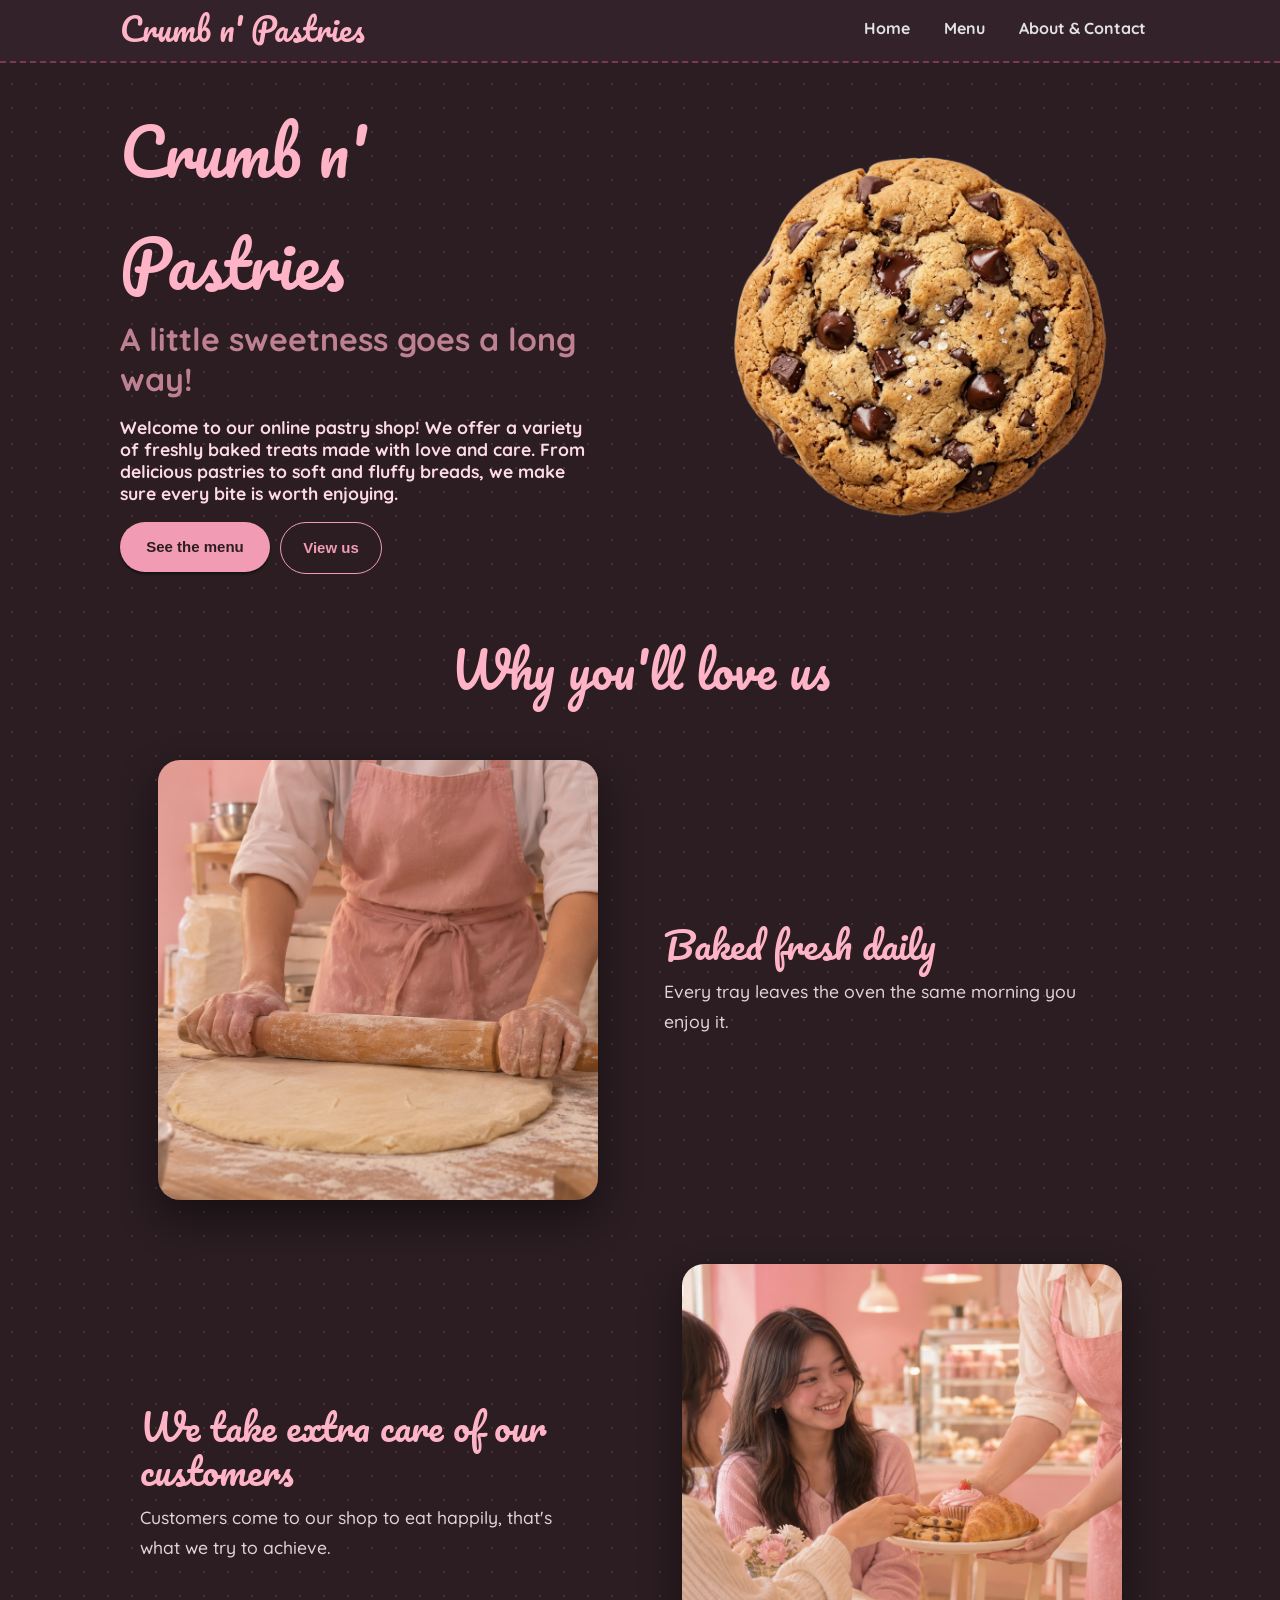
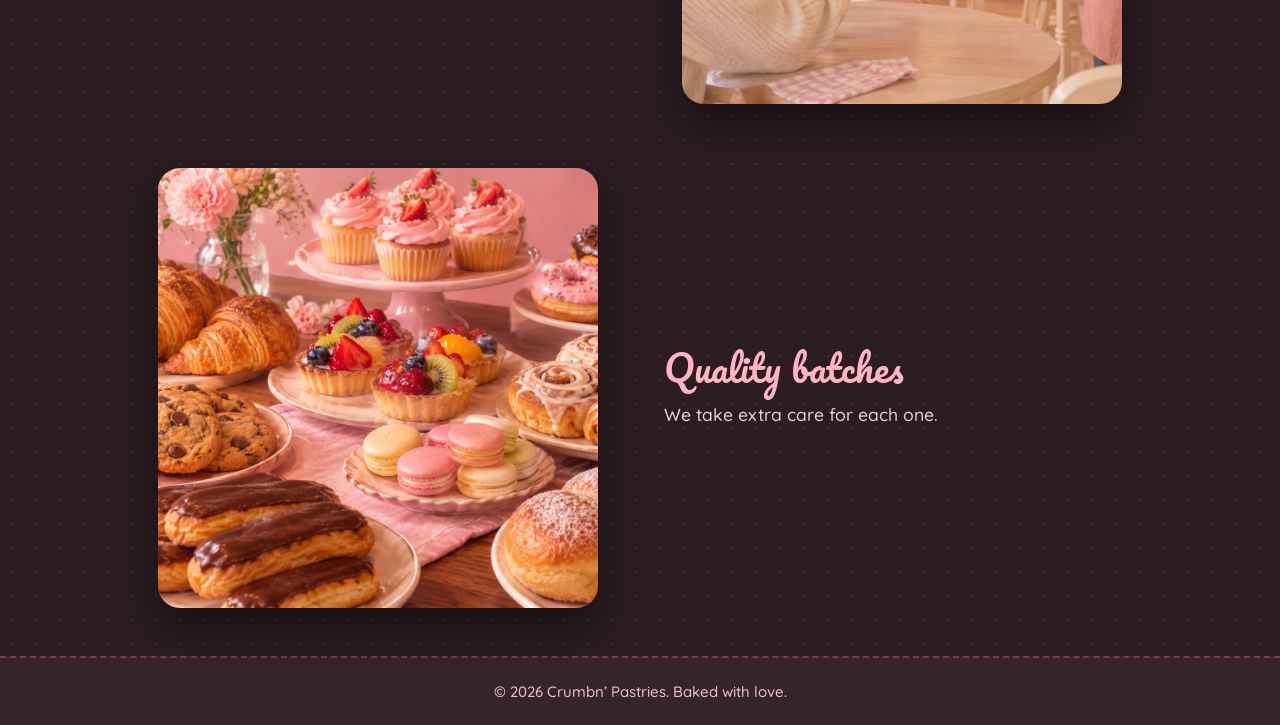
<file: index.html>
<!DOCTYPE html>
<html lang="en">

<head>
    <meta charset="UTF-8">
    <meta name="viewport" content="width=device-width, initial-scale=1.0">
    <title>Crumb n' Pastries</title>
    <link rel="stylesheet" href="style.css">
    <link href="https://fonts.googleapis.com/css2?family=Pacifico&family=Quicksand:wght@500;700&display=swap"
        rel="stylesheet">

</head>

<body>
    <!-- Header -->
    <header>
        <div id="wrap">
            <a href="" id="brand">
                Crumb n' Pastries
            </a>

            <nav>
                <a href="index.html" class="navButt">Home</a>
                <a href="menu.html" class="navButt">Menu</a>
                <a href="aboutus.html" class="navButt">About & Contact</a>
            </nav>
        </div>
    </header>

    <!-- Main Page -->
    <div id="main">
        <div id="intro">
            <h1>Crumb n' Pastries</h1>
            <h2>A little sweetness goes a long way!</h2>
            <h3>Welcome to our online pastry shop! We offer a variety of freshly baked treats made with love and care.
                From delicious pastries to soft and fluffy breads, we make sure every bite is worth enjoying.</h3>

            <div id="button-holder">
                <a id="see-menu" href="menu.html">See the menu</a>
                <a id="view-more" href="aboutus.html">View us</a>
            </div>
        </div>
        <div id="branding">
            <img src="Images/CATAQUIS/Cookie.png" alt="" id="brand-picture">
        </div>

        <section id="why">
            <h2 class="why-title">Why you'll love us</h2>

            <div class="why-list">
                <article class="feature">
                    <div class="feature-media">
                        <img src="Images/Misc Images/Cozy Pastel Bakery Dough Rolling.png" alt="Brownies">
                    </div>
                    <div class="feature-text">
                        <h3>Baked fresh daily</h3>
                        <p>Every tray leaves the oven the same morning you enjoy it.</p>
                    </div>
                </article>

                <article class="feature">
                    <div class="feature-media">
                        <img src="Images/Misc Images/Pastel Bakery Friends and Pastries.png" alt="Cheesecake">
                    </div>
                    <div class="feature-text">
                        <h3>We take extra care of our customers</h3>
                        <p>Customers come to our shop to eat happily, that's what we try to achieve.</p>
                    </div>
                </article>

                <article class="feature">
                    <div class="feature-media">
                        <img src="Images/Misc Images/Pastel Bakery Dessert Spread.png" alt="Donuts">
                    </div>
                    <div class="feature-text">
                        <h3>Quality batches</h3>
                        <p>We take extra care for each one.</p>
                    </div>
                </article>
            </div>
        </section>
    </div>

    <!-- Footer -->
    <footer>
        © 2026 Crumbn’ Pastries. Baked with love.
    </footer>


    <script src="function.js"></script>

</body>

</html>
</file>
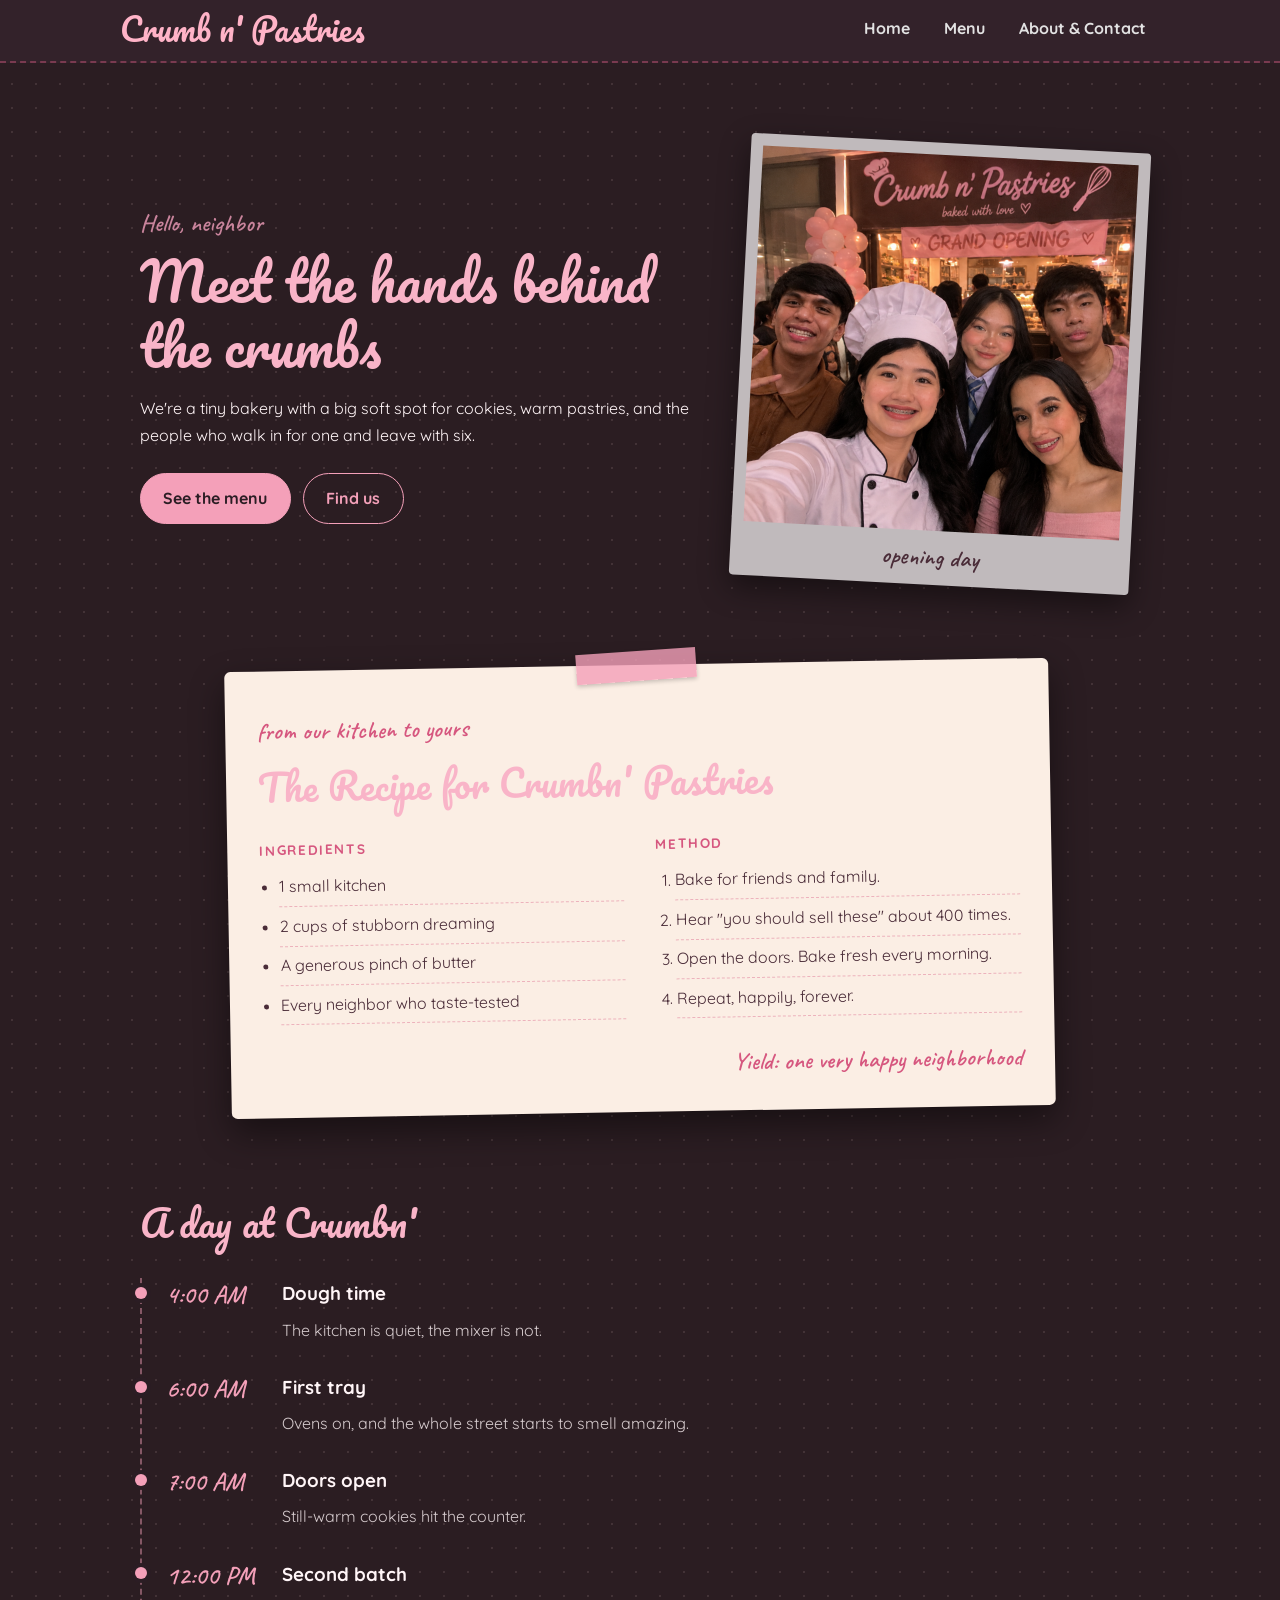
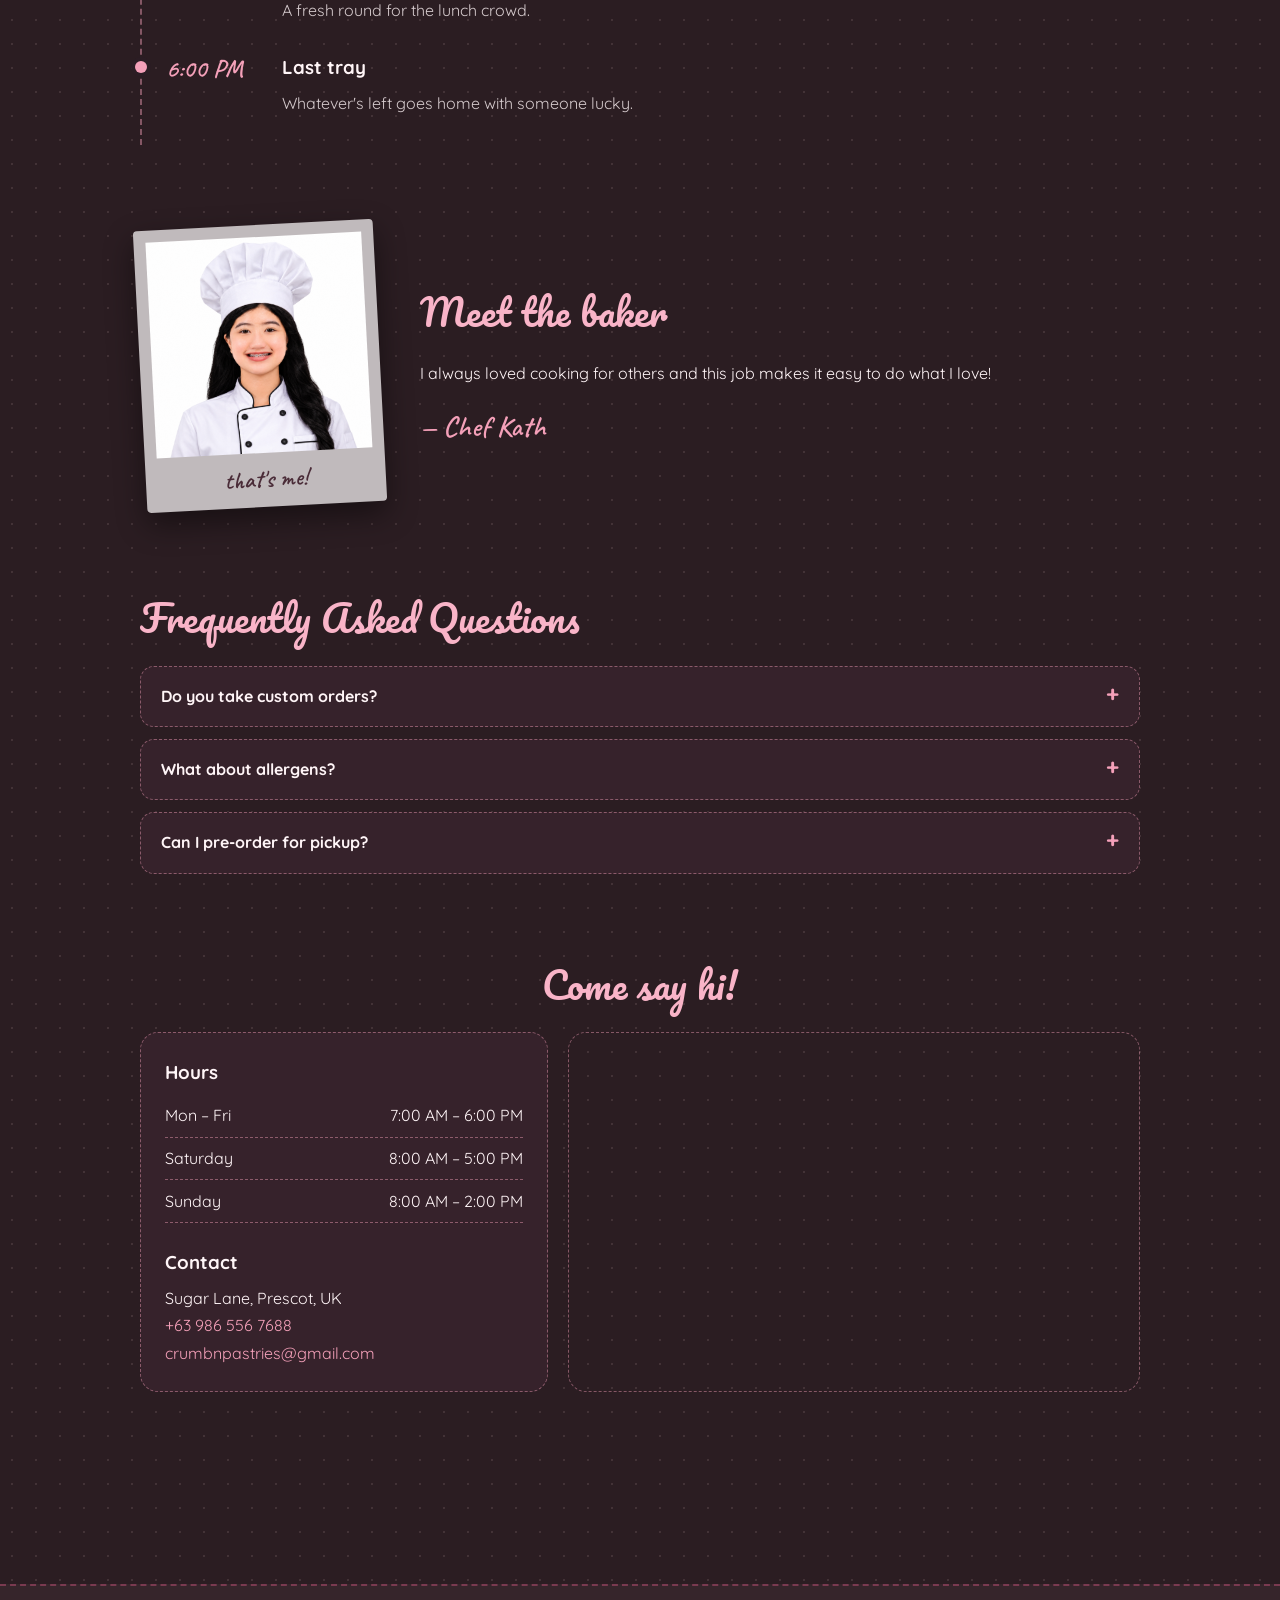
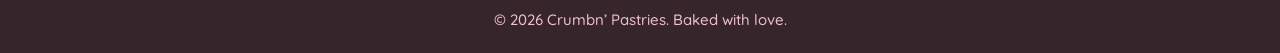
<file: aboutus.html>
<!DOCTYPE html>
<html lang="en">

<head>
    <meta charset="UTF-8">
    <meta name="viewport" content="width=device-width, initial-scale=1.0">
    <title>About Us</title>
    <link rel="stylesheet" href="style.css">
    <link
        href="https://fonts.googleapis.com/css2?family=Caveat:wght@600&family=Pacifico&family=Quicksand:wght@500;700&display=swap"
        rel="stylesheet">

</head>

<body>
    <!-- Header -->
    <header>
        <div id="wrap">
            <a href="" id="brand">
                Crumb n' Pastries
            </a>

            <nav>
                <a href="index.html" class="navButt">Home</a>
                <a href="menu.html" class="navButt">Menu</a>
                <a href="aboutus.html" class="navButt">About & Contact</a>
            </nav>
        </div>
    </header>

    <main id="aboutus">

        <!-- Hero -->
        <section class="about-hero">
            <div class="hero-text">
                <p class="note">Hello, neighbor </p>
                <h1>Meet the hands behind the crumbs</h1>
                <p>
                    We're a tiny bakery with a big soft spot for cookies, warm pastries,
                    and the people who walk in for one and leave with six.
                </p>
                <div class="about-buttons">
                    <a href="menu.html" class="btn btn-fill">See the menu</a>
                    <a href="#visit" class="btn btn-outline">Find us</a>
                </div>
            </div>

            <figure class="polaroid tilt-right">
                <!-- Swap the div for: <img src="images/shop.jpg" alt="Our shop"> -->
                <img src="Images/Misc Images/Grand Opening Selfie at Crumb n’ Pastries.png" alt="Our shop">
                <figcaption>opening day</figcaption>
            </figure>
        </section>

        <!-- Recipe card -->
        <section>
            <article class="recipe-card">
                <span class="tape" aria-hidden="true"></span>
                <p class="note">from our kitchen to yours</p>
                <h2>The Recipe for Crumbn' Pastries</h2>

                <div class="recipe-cols">
                    <div>
                        <h3>Ingredients</h3>
                        <ul>
                            <li>1 small kitchen</li>
                            <li>2 cups of stubborn dreaming</li>
                            <li>A generous pinch of butter</li>
                            <li>Every neighbor who taste-tested</li>
                        </ul>
                    </div>
                    <div>
                        <h3>Method</h3>
                        <ol>
                            <li>Bake for friends and family.</li>
                            <li>Hear "you should sell these" about 400 times.</li>
                            <li>Open the doors. Bake fresh every morning.</li>
                            <li>Repeat, happily, forever.</li>
                        </ol>
                    </div>
                </div>

                <p class="yield">Yield: one very happy neighborhood</p>
            </article>
        </section>

        <!-- Day timeline -->
        <section class="day">
            <h2>A day at Crumbn'</h2>
            <ol class="timeline">
                <li>
                    <time>4:00 AM</time>
                    <div>
                        <h3>Dough time</h3>
                        <p>The kitchen is quiet, the mixer is not.</p>
                    </div>
                </li>
                <li>
                    <time>6:00 AM</time>
                    <div>
                        <h3>First tray</h3>
                        <p>Ovens on, and the whole street starts to smell amazing.</p>
                    </div>
                </li>
                <li>
                    <time>7:00 AM</time>
                    <div>
                        <h3>Doors open</h3>
                        <p>Still-warm cookies hit the counter.</p>
                    </div>
                </li>
                <li>
                    <time>12:00 PM</time>
                    <div>
                        <h3>Second batch</h3>
                        <p>A fresh round for the lunch crowd.</p>
                    </div>
                </li>
                <li>
                    <time>6:00 PM</time>
                    <div>
                        <h3>Last tray</h3>
                        <p>Whatever's left goes home with someone lucky.</p>
                    </div>
                </li>
            </ol>
        </section>

        <!-- Baker -->
        <section class="baker">
            <figure class="polaroid tilt-left">
                <!-- Swap the div for: <img src="images/baker.jpg" alt="Our baker"> -->
                <img src="Images/Misc Images/chef ng group 3.png" alt="Our baker">
                <figcaption>that's me!</figcaption>
            </figure>
            <div>
                <h2>Meet the baker</h2>
                <p>
                    I always loved cooking for others and this job makes it easy to do what I love!
                </p>
                <p class="signature">— Chef Kath</p>
            </div>
        </section>

        <!-- FAQ -->
        <section class="faq">
            <h2>Frequently Asked Questions</h2>
            <details>
                <summary>Do you take custom orders?</summary>
                <p>Yes! Birthdays, parties, gifts. Message us at least 3 days ahead.</p>
            </details>
            <details>
                <summary>What about allergens?</summary>
                <p>Our kitchen handles wheat, dairy, eggs, and nuts. Ask us about any specific treat.</p>
            </details>
            <details>
                <summary>Can I pre-order for pickup?</summary>
                <p>Absolutely. Call or email, and we'll have a box ready at the counter.</p>
            </details>
        </section>

        <!-- Visit -->
        <section class="about-visit" id="visit">
            <h2>Come say hi!</h2>
            <div class="visit-grid">
                <div class="visit-info">
                    <h3>Hours</h3>
                    <ul class="hours">
                        <li><span>Mon – Fri</span><span>7:00 AM – 6:00 PM</span></li>
                        <li><span>Saturday</span><span>8:00 AM – 5:00 PM</span></li>
                        <li><span>Sunday</span><span>8:00 AM – 2:00 PM</span></li>
                    </ul>
                    <h3>Contact</h3>
                    <address>
                        Sugar Lane, Prescot, UK<br>
                        <a href="tel:+630000000000">+63 986 556 7688</a><br>
                        <a href="mailto:hello@crumbnpastries.com">crumbnpastries@gmail.com</a>
                    </address>
                </div>
                <div class="map-wrap">
                    <iframe title="Map showing the location of Crumbn' Pastries"
                        src="https://www.google.com/maps?q=123+Sugar+Lane,+Your+City&output=embed" loading="lazy"
                        referrerpolicy="no-referrer-when-downgrade" allowfullscreen>
                    </iframe>
                </div>
            </div>
        </section>

    </main>

    <!-- Footer -->
    <footer>
        © 2026 Crumbn’ Pastries. Baked with love.
    </footer>


    <script src="function.js"></script>

</body>

</html>
</file>
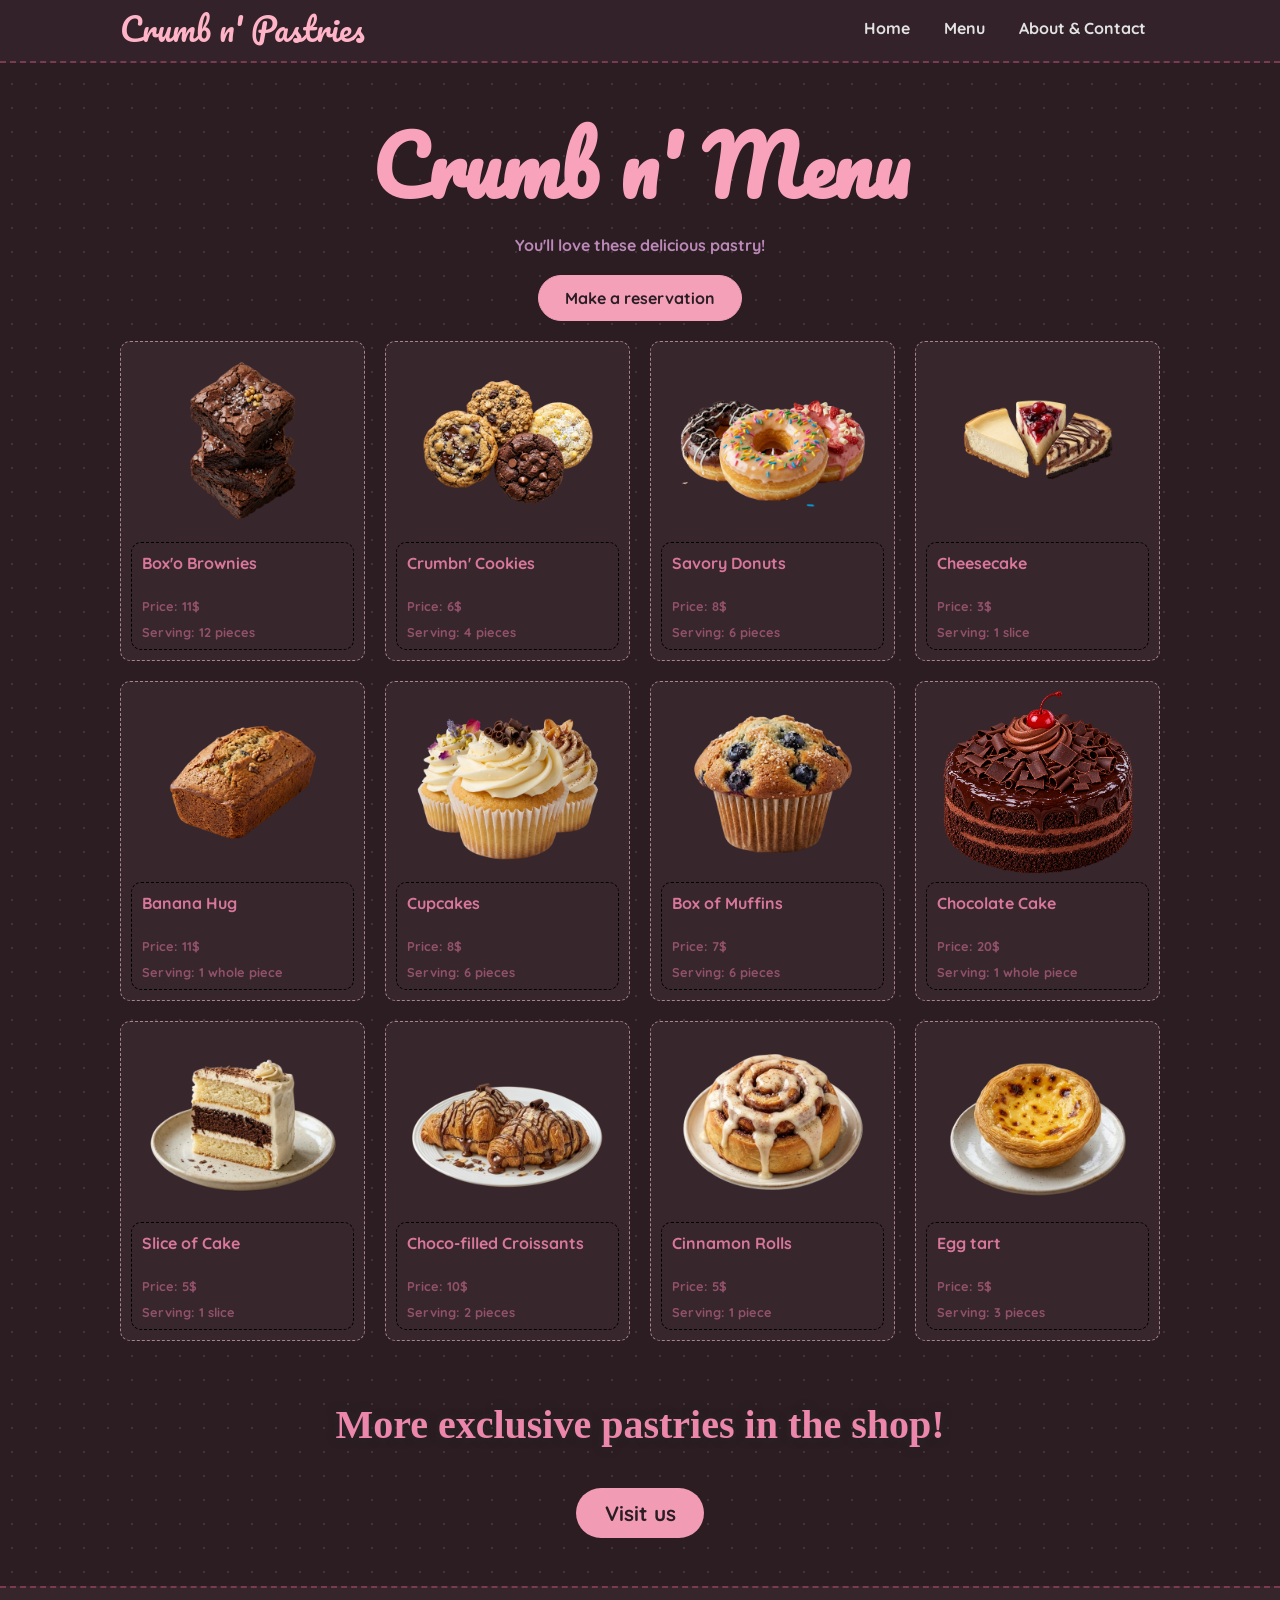
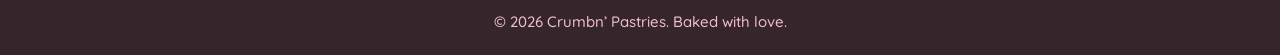
<file: menu.html>
<!DOCTYPE html>
<html lang="en">

<head>
    <meta charset="UTF-8">
    <meta name="viewport" content="width=device-width, initial-scale=1.0">
    <title>Crumb n' Menu</title>
    <link rel="stylesheet" href="style.css">
    <link href="https://fonts.googleapis.com/css2?family=Pacifico&family=Quicksand:wght@500;700&display=swap"
        rel="stylesheet">

</head>

<body>
    <!-- Header -->
    <header>
        <div id="wrap">
            <a href="" id="brand">
                Crumb n' Pastries
            </a>

            <nav>
                <a href="index.html" class="navButt">Home</a>
                <a href="menu.html" class="navButt">Menu</a>
                <a href="aboutus.html" class="navButt">About & Contact</a>
            </nav>
        </div>
    </header>


    <!-- Menu Page -->
    <div id="menu">
        <div id="top-section">
            <h1>Crumb n' Menu</h1>
            <h2>You'll love these delicious pastry!</h2>

            <button type="button" id="reserveBtn" class="reserve-btn">Make a reservation</button>
        </div>

        <div id="bottom-section">

            <!--      Brownies      -->
            <div class="menu-card">
                <div class="card-inner">
                    <div class="card-front">
                        <img src="Images/CATAQUIS/BROWNIES(1).png" alt="">
                        <div class="product-info">
                            <h3>Box'o Brownies</h3>
                            <p>Price: 11$</p>
                            <p>Serving: 12 pieces</p>
                        </div>
                    </div>
                    <div class="card-back">
                        <h3>Box'o Brownies</h3>
                        <span class="desc">Rich, fudgy and loaded with chocolate.</span>
                        <p>Price: 11$</p>
                        <p>Serving: 12 pieces</p>
                    </div>
                </div>
            </div>

            <!--      Cookies      -->
            <div class="menu-card">
                <div class="card-inner">
                    <div class="card-front">
                        <img src="Images/CATAQUIS/COOKIES.png" alt="">
                        <div class="product-info">
                            <h3>Crumbn' Cookies</h3>
                            <p>Price: 6$</p>
                            <p>Serving: 4 pieces</p>
                        </div>
                    </div>
                    <div class="card-back">
                        <h3>Crumbn' Cookies</h3>
                        <span class="desc">You choose the cookies!</span>
                        <p>Price: 6$</p>
                        <p>Serving: 4 pieces</p>
                    </div>
                </div>
            </div>

            <!--      Donuts      -->
            <div class="menu-card">
                <div class="card-inner">
                    <div class="card-front">
                        <img src="Images/CATAQUIS/DONUTS.png" alt="">
                        <div class="product-info">
                            <h3>Savory Donuts</h3>
                            <p>Price: 8$</p>
                            <p>Serving: 6 pieces</p>
                        </div>
                    </div>
                    <div class="card-back">
                        <h3>Savory Donuts</h3>
                        <span class="desc">You can choose from a variaty of flavors.</span>
                        <p>Price: 8$</p>
                        <p>Serving: 6 pieces</p>
                    </div>
                </div>
            </div>

            <!--      Cheesecake      -->
            <div class="menu-card">
                <div class="card-inner">
                    <div class="card-front">
                        <img src="Images/CATAQUIS/CHEESECAKE.png" alt="">
                        <div class="product-info">
                            <h3>Cheesecake</h3>
                            <p>Price: 3$</p>
                            <p>Serving: 1 slice</p>
                        </div>
                    </div>
                    <div class="card-back">
                        <h3>Cheesecake</h3>
                        <span class="desc">Rich with cheese!</span>
                        <p>Price: 4$</p>
                        <p>Serving: 1 piece</p>
                    </div>
                </div>
            </div>


            <!--      Banana Bread      -->
            <div class="menu-card">
                <div class="card-inner">
                    <div class="card-front">
                        <img src="Images/CATAQUIS/BANANA BREAD.png" alt="">
                        <div class="product-info">
                            <h3>Banana Hug</h3>
                            <p>Price: 11$</p>
                            <p>Serving: 1 whole piece</p>
                        </div>
                    </div>
                    <div class="card-back">
                        <h3>Banana Hug</h3>
                        <span class="desc">Delicious hint of banana!</span>
                        <p>Price: 11$</p>
                        <p>Serving: 1 whole piece</p>
                    </div>
                </div>
            </div>

            <!--      Cupcakes      -->
            <div class="menu-card">
                <div class="card-inner">
                    <div class="card-front">
                        <img src="Images/CATAQUIS/CUPCAKES.png" alt="">
                        <div class="product-info">
                            <h3>Cupcakes</h3>
                            <p>Price: 8$</p>
                            <p>Serving: 6 pieces</p>
                        </div>
                    </div>
                    <div class="card-back">
                        <h3>Cupcakes</h3>
                        <span class="desc">Delicious cream on top of a delicious cake!</span>
                        <p>Price: 8$</p>
                        <p>Serving: 6 pieces</p>
                    </div>
                </div>
            </div>


            <!--      Box of Muffins      -->
            <div class="menu-card">
                <div class="card-inner">
                    <div class="card-front">
                        <img src="Images/CATAQUIS/Muffin.png" alt="">
                        <div class="product-info">
                            <h3>Box of Muffins</h3>
                            <p>Price: 7$</p>
                            <p>Serving: 6 pieces</p>
                        </div>
                    </div>
                    <div class="card-back">
                        <h3>Box of Muffins</h3>
                        <span class="desc">Delicious pastry filled with love!</span>
                        <p>Price: 7$</p>
                        <p>Serving: 6 piece</p>
                    </div>
                </div>
            </div>


            <!--      Whole Chocolate Cake      -->
            <div class="menu-card">
                <div class="card-inner">
                    <div class="card-front">
                        <img src="Images/CATAQUIS/Glossy Chocolate Cherry Ganache Cake.png" alt="">
                        <div class="product-info">
                            <h3>Chocolate Cake</h3>
                            <p>Price: 20$</p>
                            <p>Serving: 1 whole piece</p>
                        </div>
                    </div>
                    <div class="card-back">
                        <h3>Chocolate Cake</h3>
                        <span class="desc">Delicious chocolatey goodness!</span>
                        <p>Price: 20$</p>
                        <p>Serving: 1 whole piece</p>
                    </div>
                </div>
            </div>

            <!--      Sliced Cake      -->
            <div class="menu-card">
                <div class="card-inner">
                    <div class="card-front">
                        <img src="Images/CATAQUIS/Sliced cake.png" alt="">
                        <div class="product-info">
                            <h3>Slice of Cake</h3>
                            <p>Price: 5$</p>
                            <p>Serving: 1 slice</p>
                        </div>
                    </div>
                    <div class="card-back">
                        <h3>Slice of Cake</h3>
                        <span class="desc">You can choose from different flavors!</span>
                        <p>Price: 5$</p>
                        <p>Serving: 1 slice</p>
                    </div>
                </div>
            </div>


            <!--      Chocolate Filled Croissants      -->
            <div class="menu-card">
                <div class="card-inner">
                    <div class="card-front">
                        <img src="Images/CATAQUIS/Croissants.png" alt="">
                        <div class="product-info">
                            <h3>Choco-filled Croissants</h3>
                            <p>Price: 10$</p>
                            <p>Serving: 2 pieces</p>
                        </div>
                    </div>
                    <div class="card-back">
                        <h3>Choco-filled Croissaints</h3>
                        <span class="desc">France air with chocolatey goodness!</span>
                        <p>Price: 10$</p>
                        <p>Serving: 2 pieces</p>
                    </div>
                </div>
            </div>

            <!--      Cinnamon Rolls      -->
            <div class="menu-card">
                <div class="card-inner">
                    <div class="card-front">
                        <img src="Images/CATAQUIS/Cinnamon Rolls.png" alt="">
                        <div class="product-info">
                            <h3>Cinnamon Rolls</h3>
                            <p>Price: 5$</p>
                            <p>Serving: 1 piece</p>
                        </div>
                    </div>
                    <div class="card-back">
                        <h3>Cinnamon Rolls</h3>
                        <span class="desc">Creamy goodness on top!</span>
                        <p>Price: 5$</p>
                        <p>Serving: 1 piece</p>
                    </div>
                </div>
            </div>


            <!--      Egg Tart      -->
            <div class="menu-card">
                <div class="card-inner">
                    <div class="card-front">
                        <img src="Images/CATAQUIS/Egg tart.png" alt="">
                        <div class="product-info">
                            <h3>Egg tart</h3>
                            <p>Price: 5$</p>
                            <p>Serving: 3 pieces</p>
                        </div>
                    </div>
                    <div class="card-back">
                        <h3>Egg tart</h3>
                        <span class="desc">Eggy goodness on bread!</span>
                        <p>Price: 5$</p>
                        <p>Serving: 3 pieces</p>
                    </div>
                </div>
            </div>

        </div>
    </div>


    <div id="bottom-text">
        <h3>More exclusive pastries in the shop!</h3>
        <a href="aboutus.html">Visit us</a>
    </div>


    <!-- Reservation popup -->
    <dialog id="reserveDialog" aria-labelledby="reserveTitle">
        <button type="button" class="reserve-close" id="reserveClose" aria-label="Close">×</button>

        <form id="reserveForm">
            <h2 id="reserveTitle">Reserve a treat</h2>
            <p class="reserve-sub">Tell us when you're coming and we'll have it ready.</p>

            <label>Name
                <input type="text" name="name" required autocomplete="name">
            </label>

            <label>Email
                <input type="email" name="email" required autocomplete="email">
            </label>

            <div class="reserve-row">
                <label>Date
                    <input type="date" name="date" id="reserveDate" required>
                </label>
                <label>Time
                    <input type="time" name="time" min="07:00" max="18:00" required>
                </label>
            </div>

            <label>Number of people
                <input type="number" name="guests" min="1" max="12" value="2" required>
            </label>

            <label>Notes <span class="optional">(optional)</span>
                <textarea name="notes" rows="3" placeholder="Allergies, occasion, items to pre-order..."></textarea>
            </label>

            <button type="submit" class="reserve-btn reserve-submit">Reserve</button>
        </form>

        <div class="reserve-done" id="reserveDone" hidden>
            <h2>You're all set!</h2>
            <p id="reserveSummary"></p>
            <button type="button" class="reserve-btn" id="reserveDoneClose">Close</button>
        </div>
    </dialog>


    <!-- Footer -->
    <footer>
        © 2026 Crumbn’ Pastries. Baked with love.
    </footer>




    <script src="function.js"></script>
    <script>
        document.addEventListener('DOMContentLoaded', () => {
            const $ = (id) => document.getElementById(id);

            // Report any missing piece instead of failing silently
            const needed = ['reserveBtn', 'reserveDialog', 'reserveForm', 'reserveDone',
                'reserveDate', 'reserveClose', 'reserveDoneClose', 'reserveSummary'];
            const missing = needed.filter((id) => !$(id));
            if (missing.length) {
                console.error('Reservation popup: no element with id →', missing.join(', '));
                return;
            }

            const dialog = $('reserveDialog');
            const form = $('reserveForm');
            const done = $('reserveDone');

            // Earliest bookable date = today, in local time
            const now = new Date();
            $('reserveDate').min = new Date(now - now.getTimezoneOffset() * 60000)
                .toISOString().split('T')[0];

            $('reserveBtn').addEventListener('click', () => dialog.showModal());
            $('reserveClose').addEventListener('click', () => dialog.close());
            $('reserveDoneClose').addEventListener('click', () => dialog.close());

            // Clicking the dark backdrop closes it
            dialog.addEventListener('click', (e) => {
                if (e.target === dialog) dialog.close();
            });

            // Back to a fresh form every time it closes
            dialog.addEventListener('close', () => {
                form.reset();
                form.hidden = false;
                done.hidden = true;
            });

            form.addEventListener('submit', (e) => {
                e.preventDefault();
                const data = new FormData(form);

                const day = new Date(data.get('date') + 'T00:00')
                    .toLocaleDateString('en-US', { weekday: 'long', month: 'long', day: 'numeric' });
                const time = new Date('1970-01-01T' + data.get('time'))
                    .toLocaleTimeString('en-US', { hour: 'numeric', minute: '2-digit' });

                $('reserveSummary').textContent =
                    `Thanks, ${data.get('name')}! See you ${day} at ${time}.`;

                form.hidden = true;
                done.hidden = false;
            });

            console.log('Reservation popup ready ✅');
        });
    </script>
</body>

</html>
</file>
<file: style.css>
html, body {
    height: 100%;
    margin: 0;
}

body {
    background-color: #2b1d22;
    margin: 0px;
    background-image: radial-gradient(#46353ade 1px, transparent  1px);
    background-size: 24px 24px; 
}

header {
    z-index: 100;
    background-color: #33222a;
    position: sticky;
    border-bottom: 2px dashed #7a3a50;
    top: env(safe-area-inset-top, 0px);
    height: 3.8rem;
    margin: 0px;
    align-items: center;
    justify-content: center;
    margin-bottom: 2rem;
}

#wrap {
    display: flex;
    flex-wrap: wrap;
    align-items: center;
    justify-content: space-between;
    gap: 6px 20px;
    padding-top: 10px;
    padding-bottom: 10px;

    max-width: 1040px;
    margin: 0 auto;
    padding: 0 20px;
}



#brand {
    display: flex;
    align-items: center;
    gap: 8px;
    font: 400 1.5rem Pacifico, cursive;
    font-size: 2rem;
    color: #ffb3c7;
    text-decoration: none;
}


nav {
    display: flex;
    flex-wrap: wrap;
    gap: 6px
}

nav a {
    padding: 6px 14px;
    border-radius: 99px;
    color: rgb(226, 226, 226);
    font-weight: 700;
    font-family: Quicksand, "Trebuchet MS", system-ui, sans-serif;
    text-decoration: none;
    height: 2em;
    text-align: center;
    align-content: center;
}

nav a:hover {
    background-color: rgb(242, 155, 180);
}




#main {
    display: flex;
    flex-wrap: wrap;
    justify-content: space-between;
    max-width: 1040px;
    margin: 0 auto;
    height: auto;
}

#main h1 {
    font: 400 1.5rem Pacifico, cursive;
    color: #ffb3c7;
    font-size: 3rem;
    margin-bottom: 10px;
}

#intro {
    max-width: 30em;
}

#intro h1 {
    font: 400 1.5rem Pacifico, cursive;
    color: #ffb3c7;
    font-size: 4rem;
    margin: 0px;
}

#intro h2 {
    color: #cc8c9de8;
    font-family: Quicksand, "Trebuchet MS", system-ui, sans-serif;
    margin: 0px;
    font-size: 2rem;
}

#intro h3 {
    color: #fddae4;
    font-family: Quicksand, "Trebuchet MS", system-ui, sans-serif;
    font-weight: 700;
    font-size: 1.1em;
}

#button-holder {
    display: flex;
    gap: 10px;
}

#see-menu {
    display: inline-flex;
    justify-content: center;
    align-items: center;
    text-decoration: none;
    width: 150px;
    height: 50px;
    border: none;
    border-radius: 75px;
    color: #2b1d22;
    font-size: 15px;
    font-weight: 600;
    font-family:'Lucida Sans', 'Lucida Sans Regular', 'Lucida Grande', 'Lucida Sans Unicode', Geneva, Verdana, sans-serif;
    background-color: #f29bb4;
    box-shadow: 0px 2px 2px 0px rgba(17, 17, 17, 0.863);
}

#view-more {
    display: inline-flex;
    justify-content: center;
    align-items: center;
    text-decoration: none;
    width: 100px;
    height: 50px;
    border: solid;
    border-width: 1px;
    border-radius: 75px;
    color: #f29bb4;
    font-size: 15px;
    font-weight: 600;
    font-family:'Lucida Sans', 'Lucida Sans Regular', 'Lucida Grande', 'Lucida Sans Unicode', Geneva, Verdana, sans-serif;
    background-color: #2b1d22;

}

#branding {
    max-width: 30em;
}

#brand-picture {
    height: 100%;
    width: 100%;

    z-index: 1;
    object-fit: contain;


    -webkit-user-select: none; 
    -ms-user-select: none;     

    cursor: pointer;
    user-select: none;
    -webkit-user-drag: none;
    transition: transform 0.35s cubic-bezier(0.34, 1.8, 0.64, 1);  
}


@keyframes spin {
    from {
        transform: rotate(0deg);
    }

    to {
        transform: rotate(360deg);
    }
}

#bottom-section {
    width: 100%;
    height: auto;
    display: grid;
    grid-template-columns: repeat(auto-fit, minmax(290px, 1fr));
    gap: 20px;
    padding-left: 40px;
    padding-right: 40px;
}


#why {
    flex: 0 0 100%;
    box-sizing: border-box;
    padding: 0 20px;
    margin-top: 3rem;
    overflow-x: clip;
}

.why-title {
    margin: 0 0 3rem;
    text-align: center;
    font: 400 3rem Pacifico, cursive;
    color: #ffb3c7;
}

.why-list {
    display: grid;
    gap: 4rem;
}

.feature {
    --dx: -64px;
    --dy: 0px;
    display: grid;
    grid-template-columns: 1fr 1fr;
    align-items: center;
    gap: 3rem;
}

.feature:nth-child(even) {
    --dx: 64px;
}

.feature:nth-child(even) .feature-media {
    order: 2;
}


.feature-media {
    --off: 14px;
    position: relative;
    justify-self: center;
    width: min(100%, 440px);
    aspect-ratio: 1;               
}

.feature:nth-child(even) .feature-media {
    --off: -14px;                  
}


.feature-media::before {
    content: "";
    position: absolute;
    inset: 0;
    border: 2px dashed #7a3a50;
    border-radius: 22px;
    transition: transform 0.5s cubic-bezier(0.34, 1.3, 0.64, 1);
}

.feature-media img {
    position: relative;
    display: block;
    width: 100%;
    height: 100%;
    object-fit: cover;            
    border-radius: 22px;
    box-shadow: 0 18px 40px rgba(0, 0, 0, 0.45);
}


.feature-text {
    display: flex;
    flex-direction: column;
    gap: 0.6rem;
}



.feature-text h3 {
    margin: 0;
    font: 400 2.3rem/1.2 Pacifico, cursive;
    color: #ffb3c7;
}

.feature-text p {
    margin: 0;
    max-width: 24em;
    font: 500 1.1rem/1.7 Quicksand, "Trebuchet MS", system-ui, sans-serif;
    color: #e4d3d9;
}





footer {
    display: flex;
    background-color: #36252b;
    position: static;
    bottom: 0px;
    border-top: 2px dashed #7a3a50;
    height: 4.2rem;
    max-height: auto;
    width: 100%;
    margin: 0px;
    margin-top: 3rem;
    align-items: center;
    justify-content: center;

    color: #f0c0ce;
    font-size: 15px;
    font-weight: 500;
    font-family: Quicksand, "Trebuchet MS", system-ui, sans-serif;
}



#menu {
    display: flex;
    flex-wrap: wrap;
    max-width: 1040px;
    margin: 0 auto;
    height: auto;
    flex-direction: column;
}


#menu #top-section {
    width: 100%;
    display: flex;
    flex-direction: column;
    align-items: center;
    
}

#menu #top-section h1 {
    color: #f8a3bb;
    font-size: 5rem;
    margin: 0px;
    font-family: Pacifico, cursive;
}

#menu #top-section h2 {
    font-size: 1rem;
    margin: 0px;
    font-family: Quicksand, "Trebuchet MS", system-ui, sans-serif;
    color: rgba(245, 179, 245, 0.712);
    align-self: center;
}

#menu #bottom-section {
    display: grid;
    

    grid-template-columns: repeat(auto-fit, minmax(220px, 1fr));


    gap: 20px; 
    width: 100%; 
    box-sizing: border-box;
    padding: 20px 0;
}



.menu-card img {
    object-fit: contain; 
    
    image-rendering: auto; 

    width: 100%;
    height: 200px;  
    border-radius: 8px;

    align-self: center;

}

.menu-card {
    height: 20rem;
    margin: 0px;
    perspective: 1000px;    
}

.card-inner {
    position: relative;
    width: 100%;
    height: 100%;
    transform-style: preserve-3d;      transition: transform 0.6s cubic-bezier(0.34, 1.3, 0.64, 1);
}

.card-front,
.card-back {
    position: absolute;
    inset: 0;
    box-sizing: border-box;
    display: flex;
    flex-direction: column;
    border-radius: 10px;
    border: 0.1em dashed rgba(219, 174, 181, 0.692);
    background-color: rgb(56, 38, 45);
    backface-visibility: hidden;               -webkit-backface-visibility: hidden;   }

.card-back {
    transform: rotateY(180deg);        align-items: center;
    justify-content: center;
    text-align: center;
    padding: 16px;
    background-color: rgb(70, 46, 57);
}

.card-back h3 {
    margin: 0 0 8px 0;
    font-size: 1.3em;
}

.card-back .desc {
    font-family: Quicksand, "Trebuchet MS", system-ui, sans-serif;
    font-weight: 500;
    font-size: 0.9rem;
    line-height: 1.5;
    color: #fddae4;
    margin-bottom: 12px;
}

.card-back p {
    margin: 4px 0 0 0;
    color: #f0c0ce;
    font-size: 0.9em;
}

.product-info {
    background-color: rgb(56, 38, 45);
    border: 0.1em dashed black;
    height: 100%;
    margin: 10px;
    margin-top: 0px;
    border-radius: 10px;
}

@media (hover: hover) {
    .menu-card:hover .card-inner {
        transform: rotateY(180deg);
    }
}

@media (hover: none) {
    .menu-card.flipped .card-inner {
        transform: rotateY(180deg);
    }
}

.menu-card p {
    font-size: 0.8em;
    margin-left: 10px;
    margin-top: 10px;
    margin-bottom: 0px;
    font-family: Quicksand, "Trebuchet MS", system-ui, sans-serif;
    font-weight: 800;
    color: #915168;
}

.menu-card h3 {
    font-size: 1em;
    margin-left: 10px;
    margin-top: 10px;
    margin-bottom: 25px;
    font-family: Quicksand, "Trebuchet MS", system-ui, sans-serif;
    font-weight: 800;
    color: #d8779a;
}





#aboutus {
    --bg: #2b1d24;                 --cocoa-card: #36222b;
    --pink: #f4a0b9;
    --pink-soft: #f9b4c8;
    --rose-muted: #c9849c;
    --cream: #fff5f7;
    --dash: rgba(244, 160, 185, .45);
    --paper: #fbeee4;              --ink: #4a2c38;                --ink-pink: #d6577f;       
    max-width: 1000px;
    margin: 0 auto;
    padding: 3rem 1.25rem 4rem;
    font-family: 'Quicksand', sans-serif;
    color: var(--cream);
    line-height: 1.7;
}
#aboutus section { margin-bottom: 5rem; scroll-margin-top: 5rem; }

#aboutus h1,
#aboutus h2 {
    font-family: 'Pacifico', cursive;
    font-weight: 400;
    color: var(--pink-soft);
    margin: 0 0 1rem;
}
#aboutus h1 { font-size: clamp(2.2rem, 6vw, 3.4rem); line-height: 1.2; }
#aboutus h2 { font-size: clamp(1.7rem, 4.5vw, 2.3rem); }
#aboutus h3 { margin: 0 0 .4rem; }

 .note, .polaroid figcaption, .signature, .timeline time, .yield {
    font-family: 'Caveat', cursive;
    font-weight: 600;
}
.note { font-size: 1.5rem; color: var(--rose-muted); margin: 0 0 .25rem; }

 .about-buttons { display: flex; gap: .75rem; flex-wrap: wrap; margin-top: 1.5rem; }
.btn {
    padding: .7rem 1.4rem; border-radius: 999px; font-weight: 700;
    text-decoration: none; border: 1px solid var(--pink);
    transition: transform .2s ease, background .2s ease;
}
.btn:hover { transform: translateY(-2px); }
.btn-fill { background: var(--pink); color: var(--bg); }
.btn-outline { color: var(--pink); }
.btn-outline:hover { background: rgba(244, 160, 185, .12); }

 .about-hero {
    display: grid;
    grid-template-columns: 1.4fr 1fr;
    gap: 2.5rem;
    align-items: center;
}

 .polaroid {
    margin: 0;
    background: var(--paper);
    background-color: #c0babc;
    padding: 12px 12px 6px;
    border-radius: 4px;
    box-shadow: 0 12px 30px rgba(0, 0, 0, .45);
    transition: transform .3s ease;
}
.tilt-right { transform: rotate(3deg); }
.tilt-left  { transform: rotate(-3deg); }
.polaroid:hover { transform: rotate(0deg) scale(1.03); }
.photo-slot {
    aspect-ratio: 1;
    display: grid; place-items: center;
    font-size: 5rem;
    background: var(--cocoa-card);
}
.polaroid img { display: block; width: 100%; aspect-ratio: 1; object-fit: cover; }
.polaroid figcaption {
    text-align: center; color: var(--ink);
    font-size: 1.5rem; padding: .35rem 0 .1rem;
}

 .recipe-card {
    position: relative;
    max-width: 760px;
    margin: 0 auto;
    background: var(--paper);
    color: var(--ink);
    padding: 2.5rem 2rem 1.75rem;
    border-radius: 6px;
    box-shadow: 0 14px 34px rgba(0, 0, 0, .45);
    transform: rotate(-1deg);
}
.recipe-card h2 { color: var(--ink-pink); }
.recipe-card .note { color: var(--ink-pink); }
.recipe-card h3 {
    font-size: .85rem; letter-spacing: .12em; text-transform: uppercase;
    color: var(--ink-pink);
}
.tape {
    position: absolute; top: -14px; left: 50%;
    width: 120px; height: 30px;
    background: rgba(244, 160, 185, .8);
    transform: translateX(-50%) rotate(-3deg);
    box-shadow: 0 2px 4px rgba(0, 0, 0, .2);
}
.recipe-cols {
    display: grid; grid-template-columns: 1fr 1fr; gap: 2rem;
    margin-top: 1.25rem;
}
.recipe-cols ul, .recipe-cols ol { margin: 0; padding-left: 1.2rem; }
.recipe-cols li { padding: .35rem 0; border-bottom: 1px dashed rgba(214, 87, 127, .4); }
.yield {
    margin: 1.5rem 0 0; text-align: right;
    font-size: 1.5rem; color: var(--ink-pink);
}

 .timeline {
    list-style: none; margin: 1.5rem 0 0;
    padding: 0 0 0 1.5rem;
    border-left: 2px dashed var(--dash);
}
.timeline li {
    position: relative;
    display: grid; grid-template-columns: 100px 1fr; gap: 1rem;
    padding-bottom: 1.75rem;
}
.timeline li::before {
    content: ""; position: absolute;
    left: calc(-1.5rem - 7px); top: .55rem;
    width: 12px; height: 12px; border-radius: 50%;
    background: var(--pink);
    box-shadow: 0 0 0 4px var(--bg);
}
.timeline time { font-size: 1.6rem; color: var(--pink); line-height: 1.3; }
.timeline p { margin: 0; opacity: .8; }

 .baker {
    display: grid; grid-template-columns: 240px 1fr;
    gap: 2.5rem; align-items: center;
}
.signature { font-size: 1.8rem; color: var(--pink); margin: 1rem 0 0; }

 .faq details {
    background: var(--cocoa-card);
    border: 1px dashed var(--dash);
    border-radius: 14px;
    padding: 1rem 1.25rem;
    margin-bottom: .75rem;
}
.faq summary {
    cursor: pointer; font-weight: 700; list-style: none;
    display: flex; justify-content: space-between; gap: 1rem;
}
.faq summary::-webkit-details-marker { display: none; }
.faq summary::after { content: "+"; color: var(--pink); font-size: 1.4rem; line-height: 1; }
.faq details[open] summary::after { content: "–"; }
.faq details p { margin: .75rem 0 0; opacity: .85; }

 .about-visit h2 { text-align: center; }
.visit-grid { display: grid; grid-template-columns: 1fr 1.4fr; gap: 1.25rem; }
.visit-info {
    background: var(--cocoa-card);
    border: 1px dashed var(--dash);
    border-radius: 18px; padding: 1.5rem;
}
.hours { list-style: none; padding: 0; margin: 0 0 1.5rem; }
.hours li {
    display: flex; justify-content: space-between; gap: 1rem;
    padding: .45rem 0; border-bottom: 1px dashed var(--dash);
}
address { font-style: normal; }
address a { color: var(--pink); text-decoration: none; }
address a:hover { text-decoration: underline; }
.map-wrap {
    border: 1px dashed var(--dash); border-radius: 18px;
    overflow: hidden; min-height: 320px;
}
.map-wrap iframe {
    display: block; width: 100%; height: 100%; min-height: 320px; border: 0;
    filter: invert(90%) hue-rotate(180deg) brightness(.9) contrast(.9);
    transition: filter .3s ease;
}
.map-wrap:hover iframe { filter: none; }

@media (max-width: 720px) {
    .about-hero, .baker, .visit-grid, .recipe-cols { grid-template-columns: 1fr; }
    .polaroid { max-width: 260px; margin-inline: auto; }
    .timeline li { grid-template-columns: 1fr; gap: 0; }
}


 .reserve-btn {
    margin-top: 1.25rem;
    padding: .75rem 1.6rem;
    border: 1px solid #f4a0b9;
    border-radius: 999px;
    background: #f4a0b9;
    color: #2b1d24;
    font: 700 1rem 'Quicksand', sans-serif;
    cursor: pointer;
    transition: transform .2s ease, box-shadow .2s ease;
}
.reserve-btn:hover {
    transform: translateY(-2px);
    box-shadow: 0 6px 16px rgba(244, 160, 185, .35);
}

 #reserveDialog {
    width: min(92vw, 460px);
    padding: 2rem 1.75rem;
    background: #36222b;
    color: #fff5f7;
    border: 1px dashed rgba(244, 160, 185, .6);
    border-radius: 18px;
    font-family: 'Quicksand', sans-serif;
    box-shadow: 0 20px 50px rgba(0, 0, 0, .6);
}
#reserveDialog[open] { animation: reservePop .25s ease; }
#reserveDialog::backdrop {
    background: rgba(20, 10, 14, .7);
    backdrop-filter: blur(3px);
}
@keyframes reservePop {
    from { opacity: 0; transform: translateY(12px) scale(.97); }
    to   { opacity: 1; transform: none; }
}

#reserveDialog h2 {
    font-family: 'Pacifico', cursive;
    font-weight: 400;
    color: #f9b4c8;
    margin: 0 0 .25rem;
}
.reserve-sub { margin: 0 0 1.25rem; color: #c9849c; font-weight: 500; }

#reserveDialog form { display: grid; gap: 1rem; }
#reserveDialog label { display: grid; gap: .3rem; font-weight: 700; font-size: .9rem; }
.optional { font-weight: 500; opacity: .6; }
.reserve-row { display: grid; grid-template-columns: 1fr 1fr; gap: 1rem; }

#reserveDialog input,
#reserveDialog textarea {
    background: #2b1d24;
    color: #fff5f7;
    border: 1px dashed rgba(244, 160, 185, .45);
    border-radius: 10px;
    padding: .6rem .8rem;
    font: 500 1rem 'Quicksand', sans-serif;
    color-scheme: dark;           }
#reserveDialog input:focus,
#reserveDialog textarea:focus {
    outline: 2px solid #f4a0b9;
    outline-offset: 1px;
}

.reserve-submit { width: 100%; margin-top: .5rem; }
.reserve-close {
    position: absolute; top: .6rem; right: .9rem;
    background: none; border: 0;
    color: #f4a0b9; font-size: 1.8rem; line-height: 1;
    cursor: pointer;
}
.reserve-done { text-align: center; }
.reserve-done p { margin: .5rem 0 0; }


#bottom-text {
    display: flex;
    justify-content: center;
    align-items: center;
    flex-direction: column;
    
}

#bottom-text h3 {
    font-size: 2.5rem;
    color: #ec86aa;
    text-shadow: 0px 0px 10px rgb(39, 39, 39);
}

#bottom-text a {
    display: flex;
    align-items: center;
    justify-content: center;
    text-decoration: none;
    background-color: rgb(242, 155, 180);
    border-radius: 25px;
    width: 10%;
    height: 50px;

    color: #2b1d24;
    font-family: Quicksand, "Trebuchet MS", system-ui, sans-serif;
    font-weight: 800;
    font-size: 1.3rem;

    transition: all 0.3s ease;
}

#bottom-text a:hover {
    background-color: #38262d00;
    color: rgb(242, 155, 180);
    border: solid;
    border-width: 1px;
}
</file>
